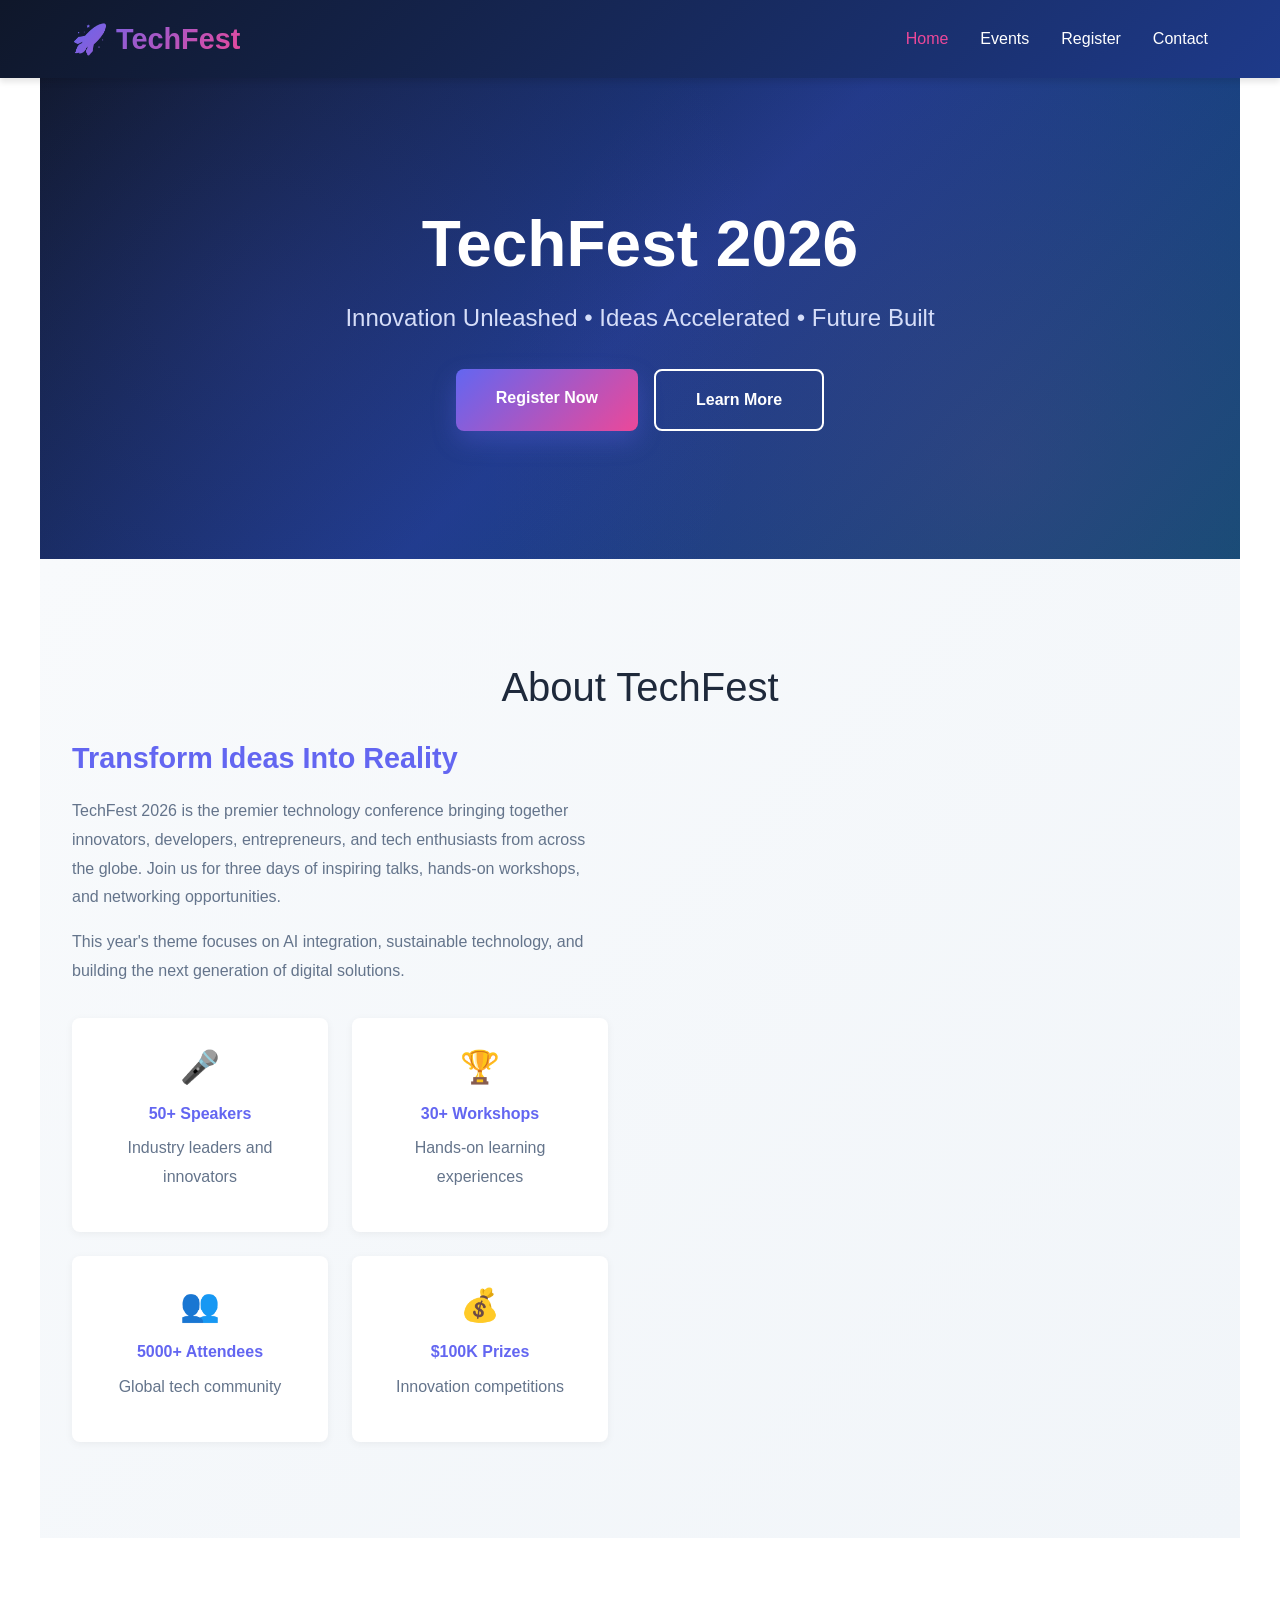
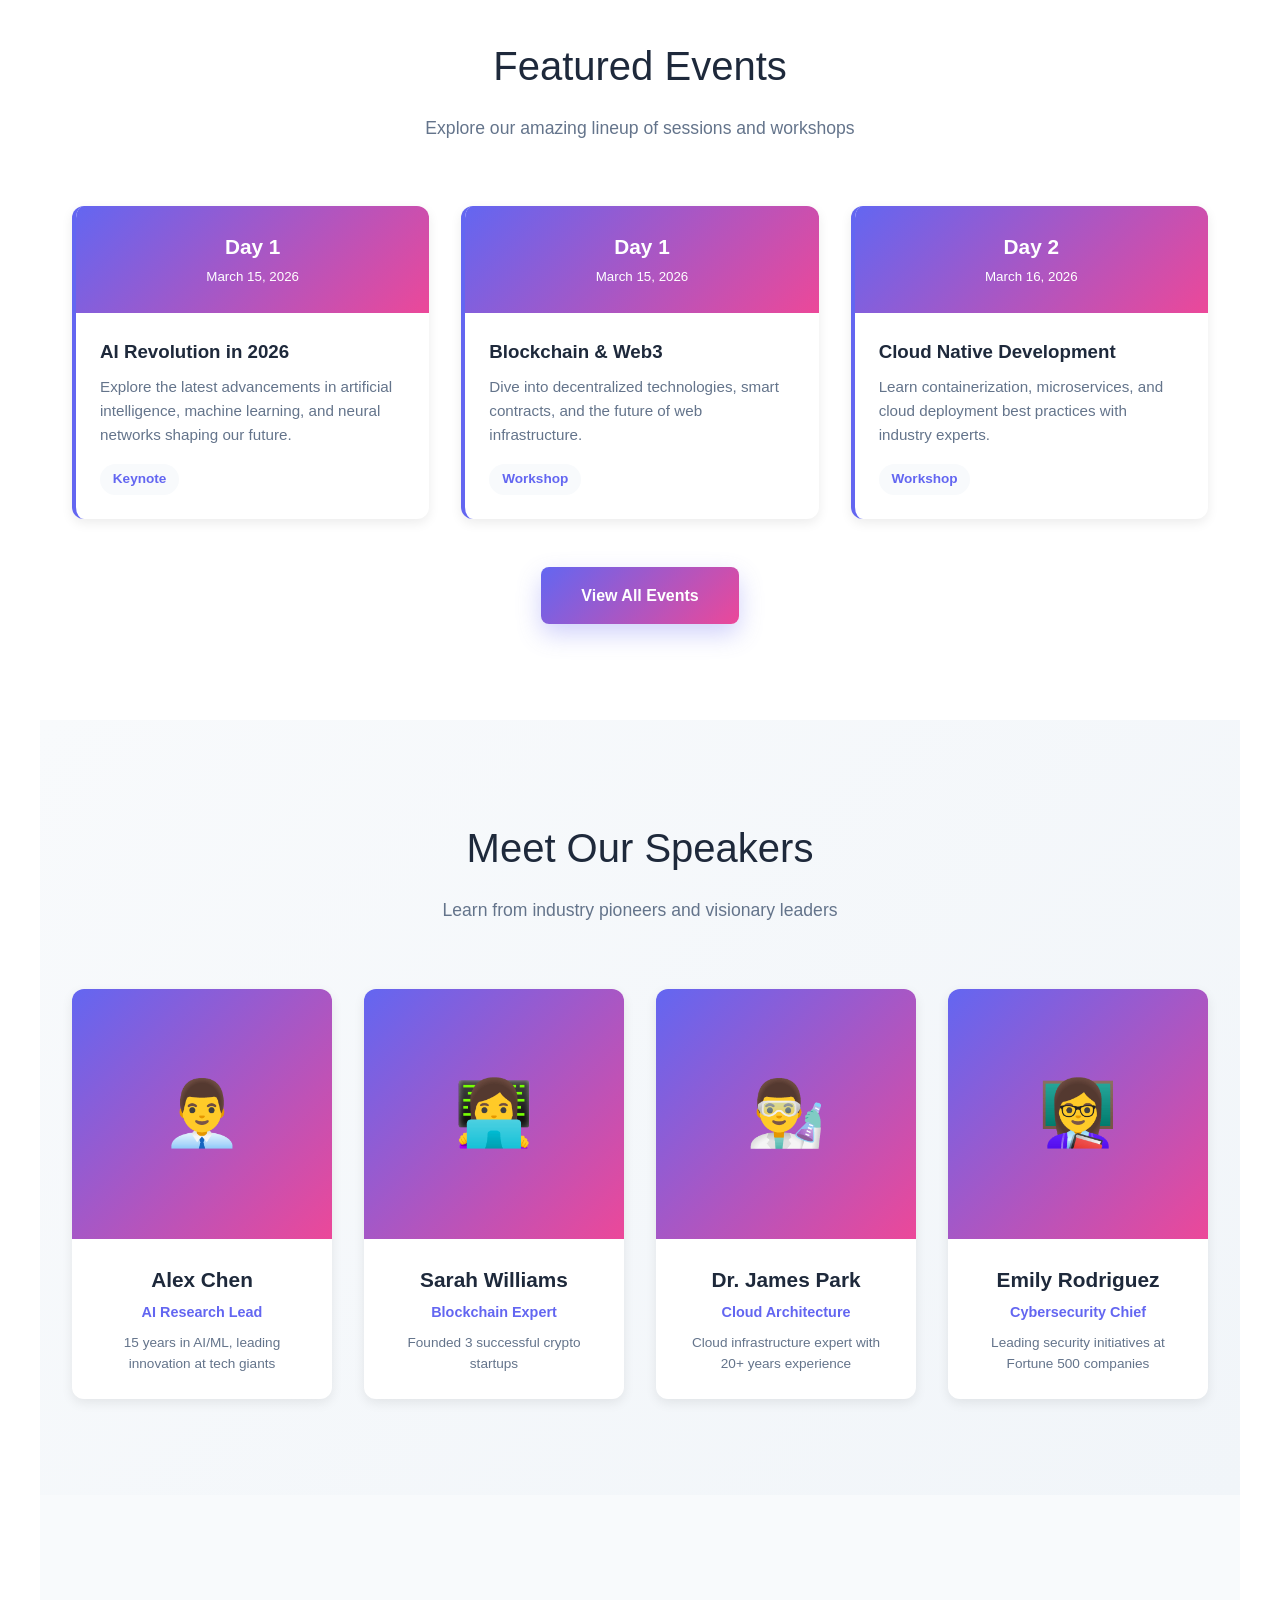
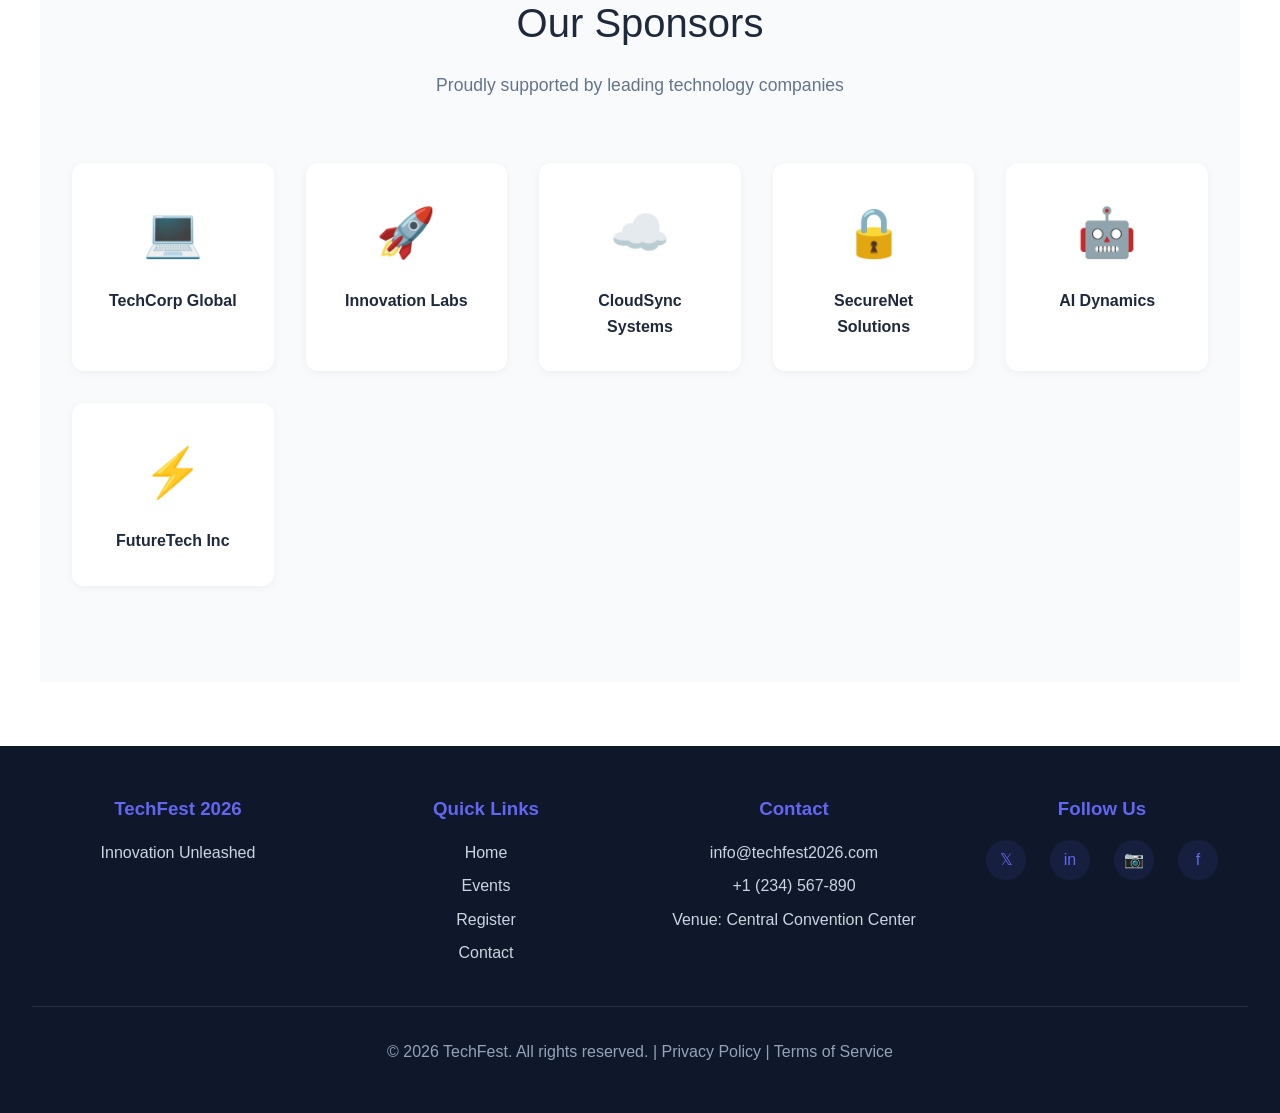
<file: TechFest2026/index.html>
<!DOCTYPE html>
<html lang="en">
<head>
    <meta charset="UTF-8">
    <meta name="viewport" content="width=device-width, initial-scale=1.0">
    <title>TechFest 2026 - Innovation Unleashed</title>
    <link rel="stylesheet" href="style.css">
</head>
<body>
    <!-- Navigation -->
    <nav>
        <div class="nav-container">
            <a href="index.html" class="logo">🚀 TechFest</a>
            <ul class="nav-links" id="navLinks">
                <li><a href="index.html">Home</a></li>
                <li><a href="events.html">Events</a></li>
                <li><a href="register.html">Register</a></li>
                <li><a href="contact.html">Contact</a></li>
            </ul>
            <button class="mobile-toggle" id="mobileToggle">☰</button>
        </div>
    </nav>

    <!-- Hero Section -->
    <section class="hero" id="home">
        <div class="hero-content">
            <h1>TechFest 2026</h1>
            <p class="hero-subtitle">Innovation Unleashed • Ideas Accelerated • Future Built</p>
            <div class="hero-buttons">
                <a href="register.html" class="btn btn-primary">Register Now</a>
                <a href="#about" class="btn btn-secondary">Learn More</a>
            </div>
        </div>
    </section>

    <!-- About Section -->
    <section class="about" id="about">
        <div class="section-title">About TechFest</div>
        <div class="about-content">
            <div class="about-text">
                <h3>Transform Ideas Into Reality</h3>
                <p>TechFest 2026 is the premier technology conference bringing together innovators, developers, entrepreneurs, and tech enthusiasts from across the globe. Join us for three days of inspiring talks, hands-on workshops, and networking opportunities.</p>
                <p>This year's theme focuses on AI integration, sustainable technology, and building the next generation of digital solutions.</p>
                <div class="about-features">
                    <div class="feature-card">
                        <div class="feature-icon">🎤</div>
                        <h4>50+ Speakers</h4>
                        <p>Industry leaders and innovators</p>
                    </div>
                    <div class="feature-card">
                        <div class="feature-icon">🏆</div>
                        <h4>30+ Workshops</h4>
                        <p>Hands-on learning experiences</p>
                    </div>
                    <div class="feature-card">
                        <div class="feature-icon">👥</div>
                        <h4>5000+ Attendees</h4>
                        <p>Global tech community</p>
                    </div>
                    <div class="feature-card">
                        <div class="feature-icon">💰</div>
                        <h4>$100K Prizes</h4>
                        <p>Innovation competitions</p>
                    </div>
                </div>
            </div>
        </div>
    </section>

    <!-- Quick Events Preview -->
    <section class="events-preview">
        <div class="section-title">Featured Events</div>
        <div class="section-subtitle">Explore our amazing lineup of sessions and workshops</div>
        <div class="events-grid">
            <div class="event-card">
                <div class="event-time">
                    <div class="event-time-display">Day 1</div>
                    <small>March 15, 2026</small>
                </div>
                <div class="event-content">
                    <h3>AI Revolution in 2026</h3>
                    <p>Explore the latest advancements in artificial intelligence, machine learning, and neural networks shaping our future.</p>
                    <span class="event-tag">Keynote</span>
                </div>
            </div>

            <div class="event-card">
                <div class="event-time">
                    <div class="event-time-display">Day 1</div>
                    <small>March 15, 2026</small>
                </div>
                <div class="event-content">
                    <h3>Blockchain & Web3</h3>
                    <p>Dive into decentralized technologies, smart contracts, and the future of web infrastructure.</p>
                    <span class="event-tag">Workshop</span>
                </div>
            </div>

            <div class="event-card">
                <div class="event-time">
                    <div class="event-time-display">Day 2</div>
                    <small>March 16, 2026</small>
                </div>
                <div class="event-content">
                    <h3>Cloud Native Development</h3>
                    <p>Learn containerization, microservices, and cloud deployment best practices with industry experts.</p>
                    <span class="event-tag">Workshop</span>
                </div>
            </div>
        </div>
        <div style="text-align: center; margin-top: 3rem;">
            <a href="events.html" class="btn btn-primary">View All Events</a>
        </div>
    </section>

    <!-- Speakers Section -->
    <section class="speakers">
        <div class="section-title">Meet Our Speakers</div>
        <div class="section-subtitle">Learn from industry pioneers and visionary leaders</div>
        <div class="speakers-grid">
            <div class="speaker-card">
                <div class="speaker-image">👨‍💼</div>
                <div class="speaker-info">
                    <div class="speaker-name">Alex Chen</div>
                    <div class="speaker-role">AI Research Lead</div>
                    <div class="speaker-bio">15 years in AI/ML, leading innovation at tech giants</div>
                </div>
            </div>

            <div class="speaker-card">
                <div class="speaker-image">👩‍💻</div>
                <div class="speaker-info">
                    <div class="speaker-name">Sarah Williams</div>
                    <div class="speaker-role">Blockchain Expert</div>
                    <div class="speaker-bio">Founded 3 successful crypto startups</div>
                </div>
            </div>

            <div class="speaker-card">
                <div class="speaker-image">👨‍🔬</div>
                <div class="speaker-info">
                    <div class="speaker-name">Dr. James Park</div>
                    <div class="speaker-role">Cloud Architecture</div>
                    <div class="speaker-bio">Cloud infrastructure expert with 20+ years experience</div>
                </div>
            </div>

            <div class="speaker-card">
                <div class="speaker-image">👩‍🏫</div>
                <div class="speaker-info">
                    <div class="speaker-name">Emily Rodriguez</div>
                    <div class="speaker-role">Cybersecurity Chief</div>
                    <div class="speaker-bio">Leading security initiatives at Fortune 500 companies</div>
                </div>
            </div>
        </div>
    </section>

    <!-- Sponsors Section -->
    <section class="sponsors">
        <div class="section-title">Our Sponsors</div>
        <div class="section-subtitle">Proudly supported by leading technology companies</div>
        <div class="sponsors-grid">
            <div class="sponsor-card">
                <div class="sponsor-logo">💻</div>
                <div class="sponsor-name">TechCorp Global</div>
            </div>
            <div class="sponsor-card">
                <div class="sponsor-logo">🚀</div>
                <div class="sponsor-name">Innovation Labs</div>
            </div>
            <div class="sponsor-card">
                <div class="sponsor-logo">☁️</div>
                <div class="sponsor-name">CloudSync Systems</div>
            </div>
            <div class="sponsor-card">
                <div class="sponsor-logo">🔒</div>
                <div class="sponsor-name">SecureNet Solutions</div>
            </div>
            <div class="sponsor-card">
                <div class="sponsor-logo">🤖</div>
                <div class="sponsor-name">AI Dynamics</div>
            </div>
            <div class="sponsor-card">
                <div class="sponsor-logo">⚡</div>
                <div class="sponsor-name">FutureTech Inc</div>
            </div>
        </div>
    </section>

    <!-- Footer -->
    <footer>
        <div class="footer-content">
            <div class="footer-section">
                <h3>TechFest 2026</h3>
                <p style="color: #cbd5e1;">Innovation Unleashed</p>
            </div>
            <div class="footer-section">
                <h3>Quick Links</h3>
                <a href="index.html">Home</a>
                <a href="events.html">Events</a>
                <a href="register.html">Register</a>
                <a href="contact.html">Contact</a>
            </div>
            <div class="footer-section">
                <h3>Contact</h3>
                <a href="mailto:info@techfest2026.com">info@techfest2026.com</a>
                <a href="tel:+1234567890">+1 (234) 567-890</a>
                <p style="color: #cbd5e1;">Venue: Central Convention Center</p>
            </div>
            <div class="footer-section">
                <h3>Follow Us</h3>
                <div class="social-links">
                    <a href="#" title="Twitter">𝕏</a>
                    <a href="#" title="LinkedIn">in</a>
                    <a href="#" title="Instagram">📷</a>
                    <a href="#" title="Facebook">f</a>
                </div>
            </div>
        </div>
        <div class="footer-bottom">
            <p>&copy; 2026 TechFest. All rights reserved. | Privacy Policy | Terms of Service</p>
        </div>
    </footer>

    <script src="script.js"></script>
</body>
</html>
</file>
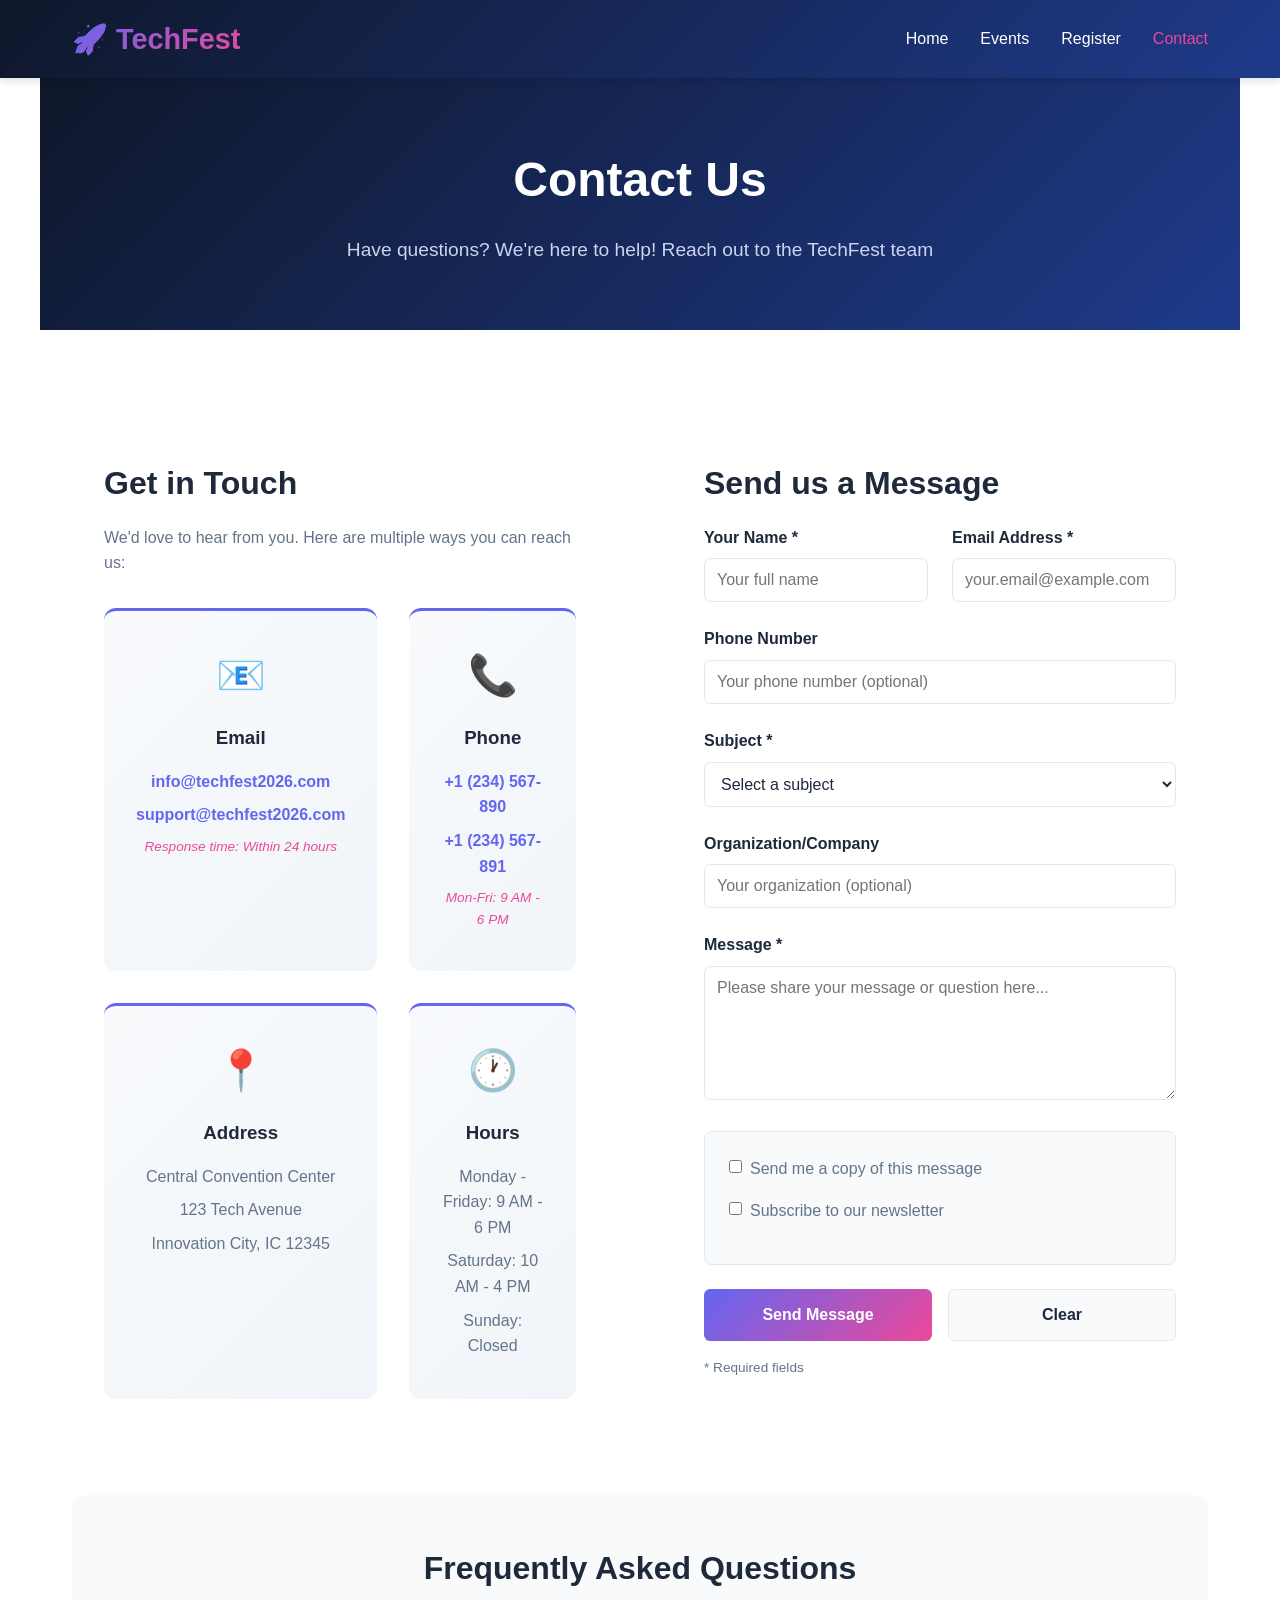
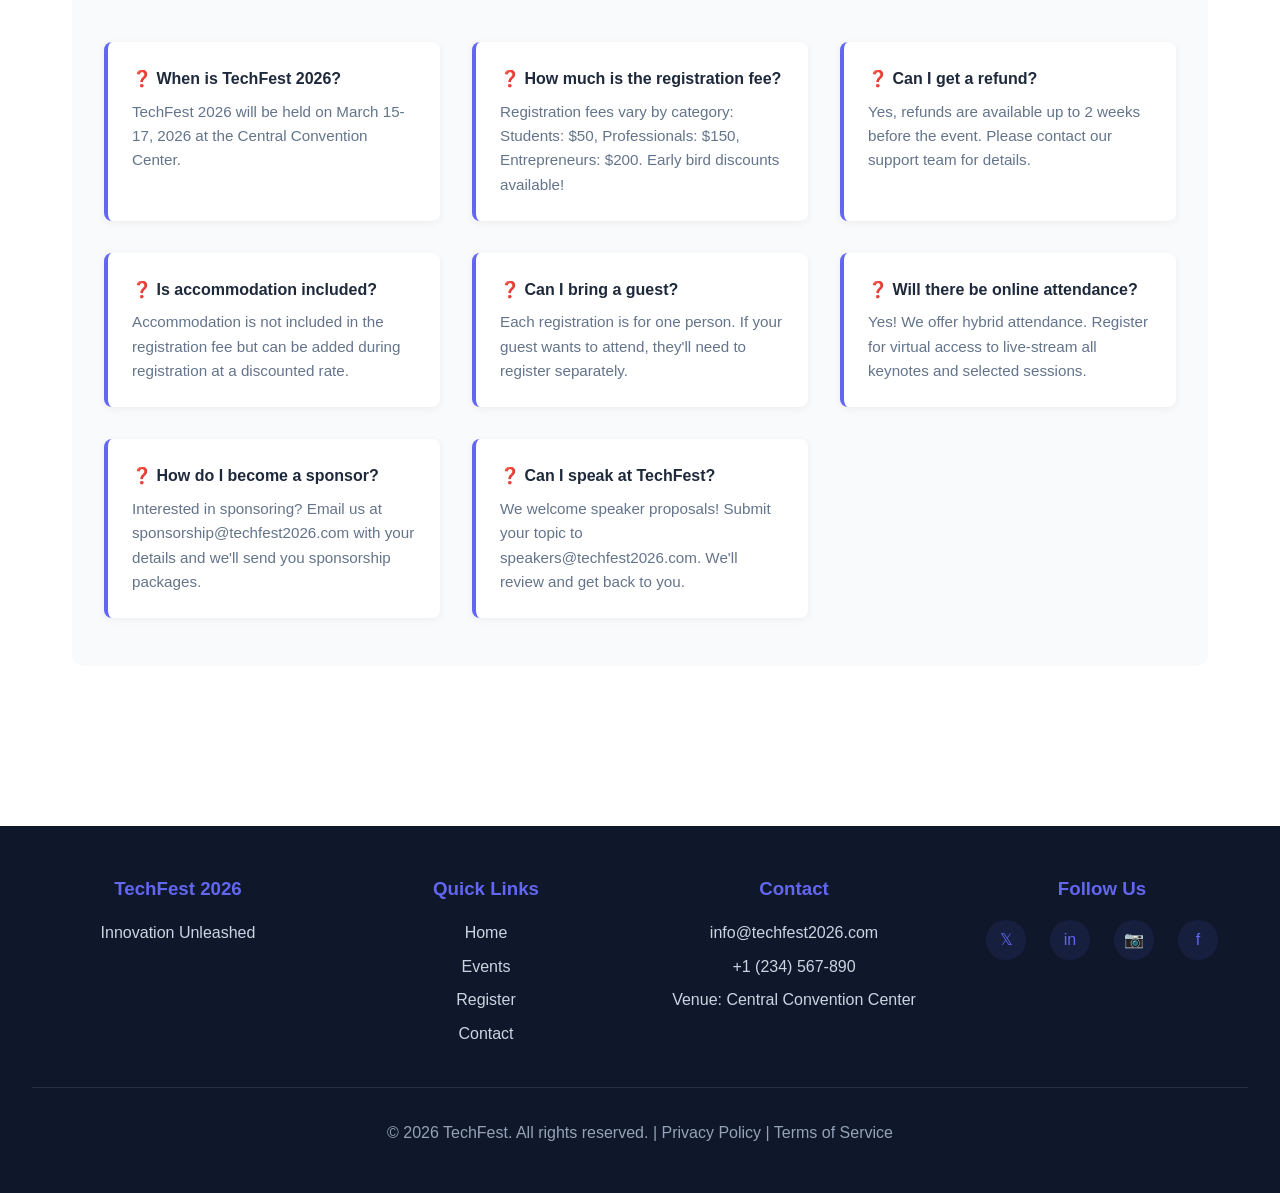
<file: TechFest2026/contact.html>
<!DOCTYPE html>
<html lang="en">
<head>
    <meta charset="UTF-8">
    <meta name="viewport" content="width=device-width, initial-scale=1.0">
    <title>Contact Us - TechFest 2026</title>
    <link rel="stylesheet" href="style.css">
</head>
<body>
    <!-- Navigation -->
    <nav>
        <div class="nav-container">
            <a href="index.html" class="logo">🚀 TechFest</a>
            <ul class="nav-links" id="navLinks">
                <li><a href="index.html">Home</a></li>
                <li><a href="events.html">Events</a></li>
                <li><a href="register.html">Register</a></li>
                <li><a href="contact.html">Contact</a></li>
            </ul>
            <button class="mobile-toggle" id="mobileToggle">☰</button>
        </div>
    </nav>

    <!-- Page Header -->
    <section class="page-header">
        <div class="page-header-content">
            <h1>Contact Us</h1>
            <p>Have questions? We're here to help! Reach out to the TechFest team</p>
        </div>
    </section>

    <!-- Contact Section -->
    <section class="contact-section">
        <div class="contact-container">
            <!-- Contact Information -->
            <div class="contact-info-box">
                <h2>Get in Touch</h2>
                <p>We'd love to hear from you. Here are multiple ways you can reach us:</p>

                <div class="contact-info-cards">
                    <div class="contact-card">
                        <div class="contact-icon">📧</div>
                        <h3>Email</h3>
                        <p><a href="mailto:info@techfest2026.com">info@techfest2026.com</a></p>
                        <p><a href="mailto:support@techfest2026.com">support@techfest2026.com</a></p>
                        <p class="response-time">Response time: Within 24 hours</p>
                    </div>

                    <div class="contact-card">
                        <div class="contact-icon">📞</div>
                        <h3>Phone</h3>
                        <p><a href="tel:+1234567890">+1 (234) 567-890</a></p>
                        <p><a href="tel:+1234567891">+1 (234) 567-891</a></p>
                        <p class="response-time">Mon-Fri: 9 AM - 6 PM</p>
                    </div>

                    <div class="contact-card">
                        <div class="contact-icon">📍</div>
                        <h3>Address</h3>
                        <p>Central Convention Center</p>
                        <p>123 Tech Avenue</p>
                        <p>Innovation City, IC 12345</p>
                    </div>

                    <div class="contact-card">
                        <div class="contact-icon">🕐</div>
                        <h3>Hours</h3>
                        <p>Monday - Friday: 9 AM - 6 PM</p>
                        <p>Saturday: 10 AM - 4 PM</p>
                        <p>Sunday: Closed</p>
                    </div>
                </div>
            </div>

            <!-- Contact Form -->
            <div class="contact-form-box">
                <h2>Send us a Message</h2>
                
                <div class="success-message" id="contactSuccessMessage">
                    ✓ Your message has been sent successfully! We'll get back to you soon.
                </div>

                <form id="contactForm">
                    <div class="form-row">
                        <div class="form-group">
                            <label for="contactName">Your Name *</label>
                            <input type="text" id="contactName" name="name" required placeholder="Your full name">
                        </div>

                        <div class="form-group">
                            <label for="contactEmail">Email Address *</label>
                            <input type="email" id="contactEmail" name="email" required placeholder="your.email@example.com">
                        </div>
                    </div>

                    <div class="form-group">
                        <label for="phone">Phone Number</label>
                        <input type="tel" id="phone" name="phone" placeholder="Your phone number (optional)">
                    </div>

                    <div class="form-group">
                        <label for="subject">Subject *</label>
                        <select id="subject" name="subject" required>
                            <option value="">Select a subject</option>
                            <option value="general">General Inquiry</option>
                            <option value="registration">Registration Help</option>
                            <option value="event">Event Information</option>
                            <option value="sponsorship">Sponsorship Opportunities</option>
                            <option value="speaker">Speaking Opportunities</option>
                            <option value="technical">Technical Support</option>
                            <option value="other">Other</option>
                        </select>
                    </div>

                    <div class="form-group">
                        <label for="organization">Organization/Company</label>
                        <input type="text" id="organization" name="organization" placeholder="Your organization (optional)">
                    </div>

                    <div class="form-group">
                        <label for="message">Message *</label>
                        <textarea id="message" name="message" rows="6" required placeholder="Please share your message or question here..."></textarea>
                    </div>

                    <div class="checkbox-group-full">
                        <label class="checkbox-label">
                            <input type="checkbox" id="copy" name="copy">
                            <span>Send me a copy of this message</span>
                        </label>

                        <label class="checkbox-label">
                            <input type="checkbox" id="subscribe" name="subscribe">
                            <span>Subscribe to our newsletter</span>
                        </label>
                    </div>

                    <div class="form-buttons">
                        <button type="submit" class="form-button">Send Message</button>
                        <button type="reset" class="form-button-secondary">Clear</button>
                    </div>

                    <p class="form-note">* Required fields</p>
                </form>
            </div>
        </div>

        <!-- FAQ Section -->
        <div class="faq-section">
            <h2>Frequently Asked Questions</h2>
            <div class="faq-grid">
                <div class="faq-item">
                    <h3>❓ When is TechFest 2026?</h3>
                    <p>TechFest 2026 will be held on March 15-17, 2026 at the Central Convention Center.</p>
                </div>

                <div class="faq-item">
                    <h3>❓ How much is the registration fee?</h3>
                    <p>Registration fees vary by category: Students: $50, Professionals: $150, Entrepreneurs: $200. Early bird discounts available!</p>
                </div>

                <div class="faq-item">
                    <h3>❓ Can I get a refund?</h3>
                    <p>Yes, refunds are available up to 2 weeks before the event. Please contact our support team for details.</p>
                </div>

                <div class="faq-item">
                    <h3>❓ Is accommodation included?</h3>
                    <p>Accommodation is not included in the registration fee but can be added during registration at a discounted rate.</p>
                </div>

                <div class="faq-item">
                    <h3>❓ Can I bring a guest?</h3>
                    <p>Each registration is for one person. If your guest wants to attend, they'll need to register separately.</p>
                </div>

                <div class="faq-item">
                    <h3>❓ Will there be online attendance?</h3>
                    <p>Yes! We offer hybrid attendance. Register for virtual access to live-stream all keynotes and selected sessions.</p>
                </div>

                <div class="faq-item">
                    <h3>❓ How do I become a sponsor?</h3>
                    <p>Interested in sponsoring? Email us at sponsorship@techfest2026.com with your details and we'll send you sponsorship packages.</p>
                </div>

                <div class="faq-item">
                    <h3>❓ Can I speak at TechFest?</h3>
                    <p>We welcome speaker proposals! Submit your topic to speakers@techfest2026.com. We'll review and get back to you.</p>
                </div>
            </div>
        </div>
    </section>

    <!-- Footer -->
    <footer>
        <div class="footer-content">
            <div class="footer-section">
                <h3>TechFest 2026</h3>
                <p style="color: #cbd5e1;">Innovation Unleashed</p>
            </div>
            <div class="footer-section">
                <h3>Quick Links</h3>
                <a href="index.html">Home</a>
                <a href="events.html">Events</a>
                <a href="register.html">Register</a>
                <a href="contact.html">Contact</a>
            </div>
            <div class="footer-section">
                <h3>Contact</h3>
                <a href="mailto:info@techfest2026.com">info@techfest2026.com</a>
                <a href="tel:+1234567890">+1 (234) 567-890</a>
                <p style="color: #cbd5e1;">Venue: Central Convention Center</p>
            </div>
            <div class="footer-section">
                <h3>Follow Us</h3>
                <div class="social-links">
                    <a href="#" title="Twitter">𝕏</a>
                    <a href="#" title="LinkedIn">in</a>
                    <a href="#" title="Instagram">📷</a>
                    <a href="#" title="Facebook">f</a>
                </div>
            </div>
        </div>
        <div class="footer-bottom">
            <p>&copy; 2026 TechFest. All rights reserved. | Privacy Policy | Terms of Service</p>
        </div>
    </footer>

    <script src="script.js"></script>
</body>
</html>
</file>
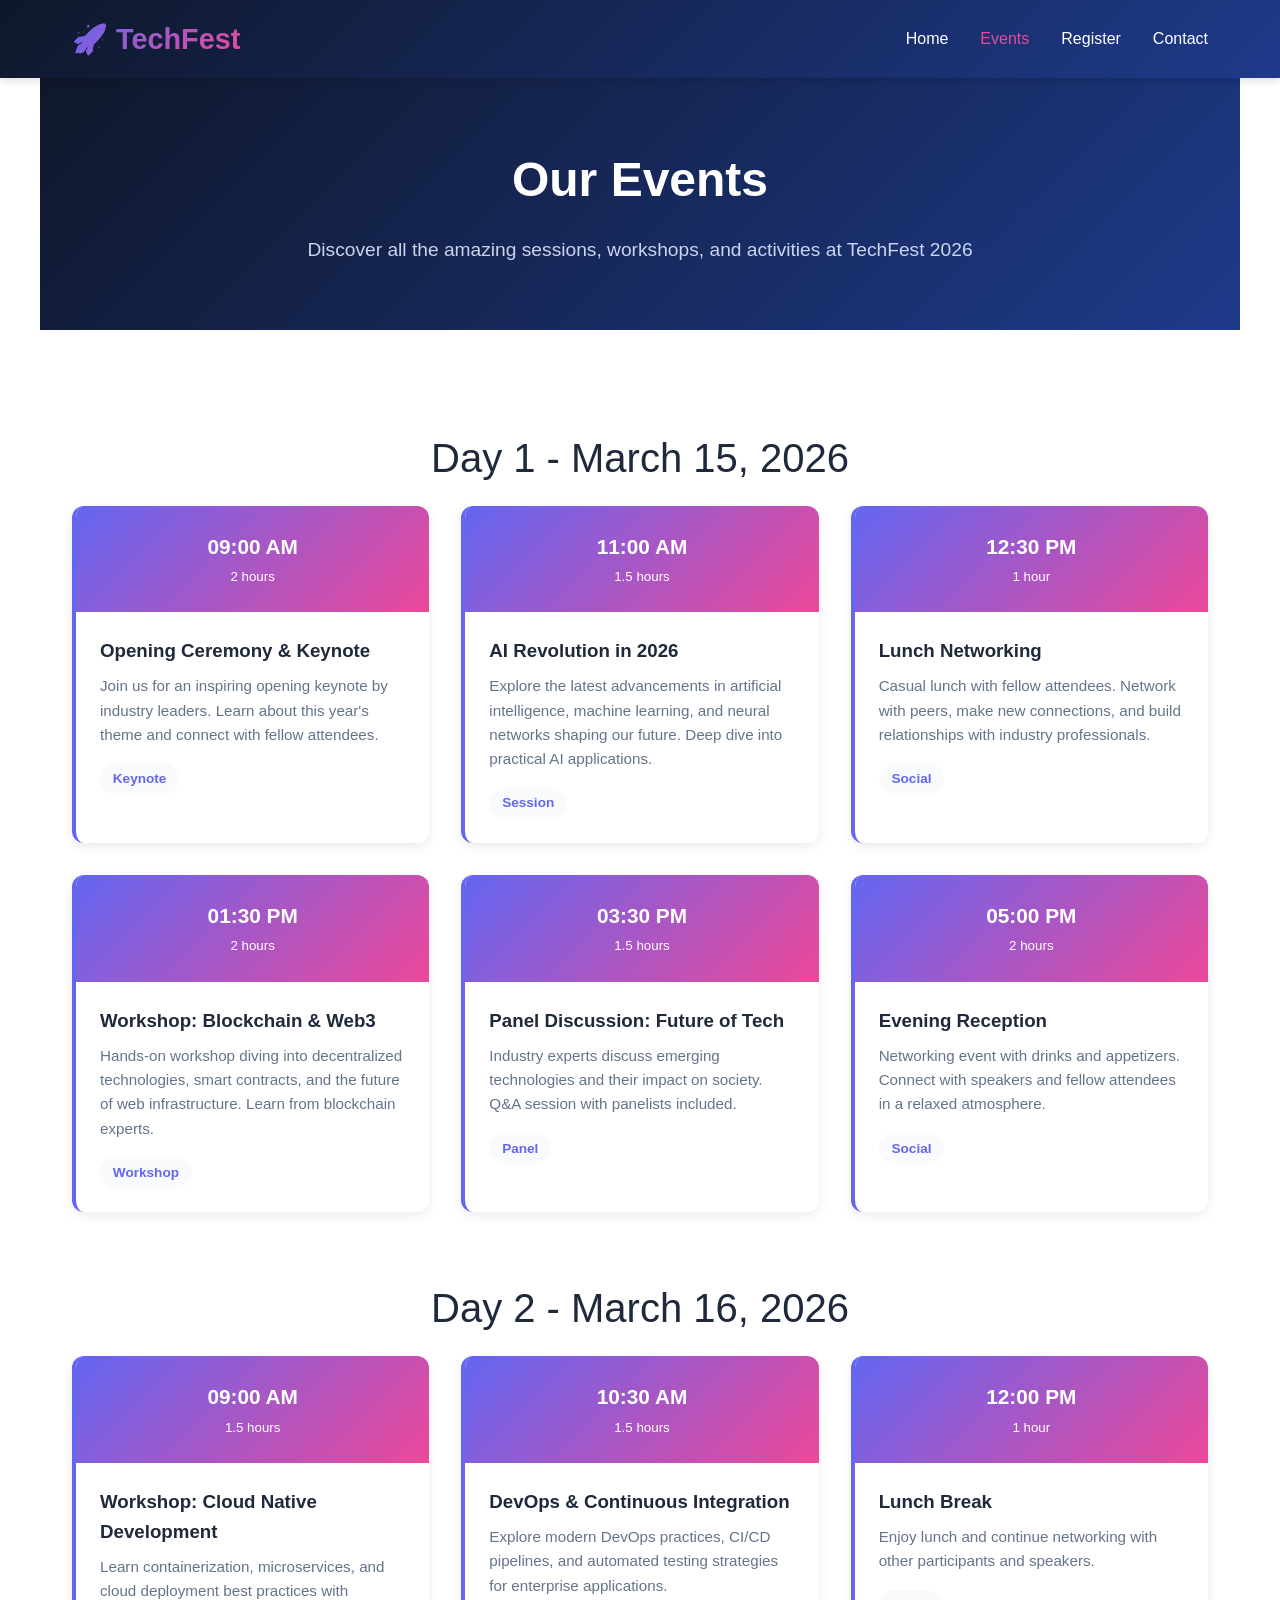
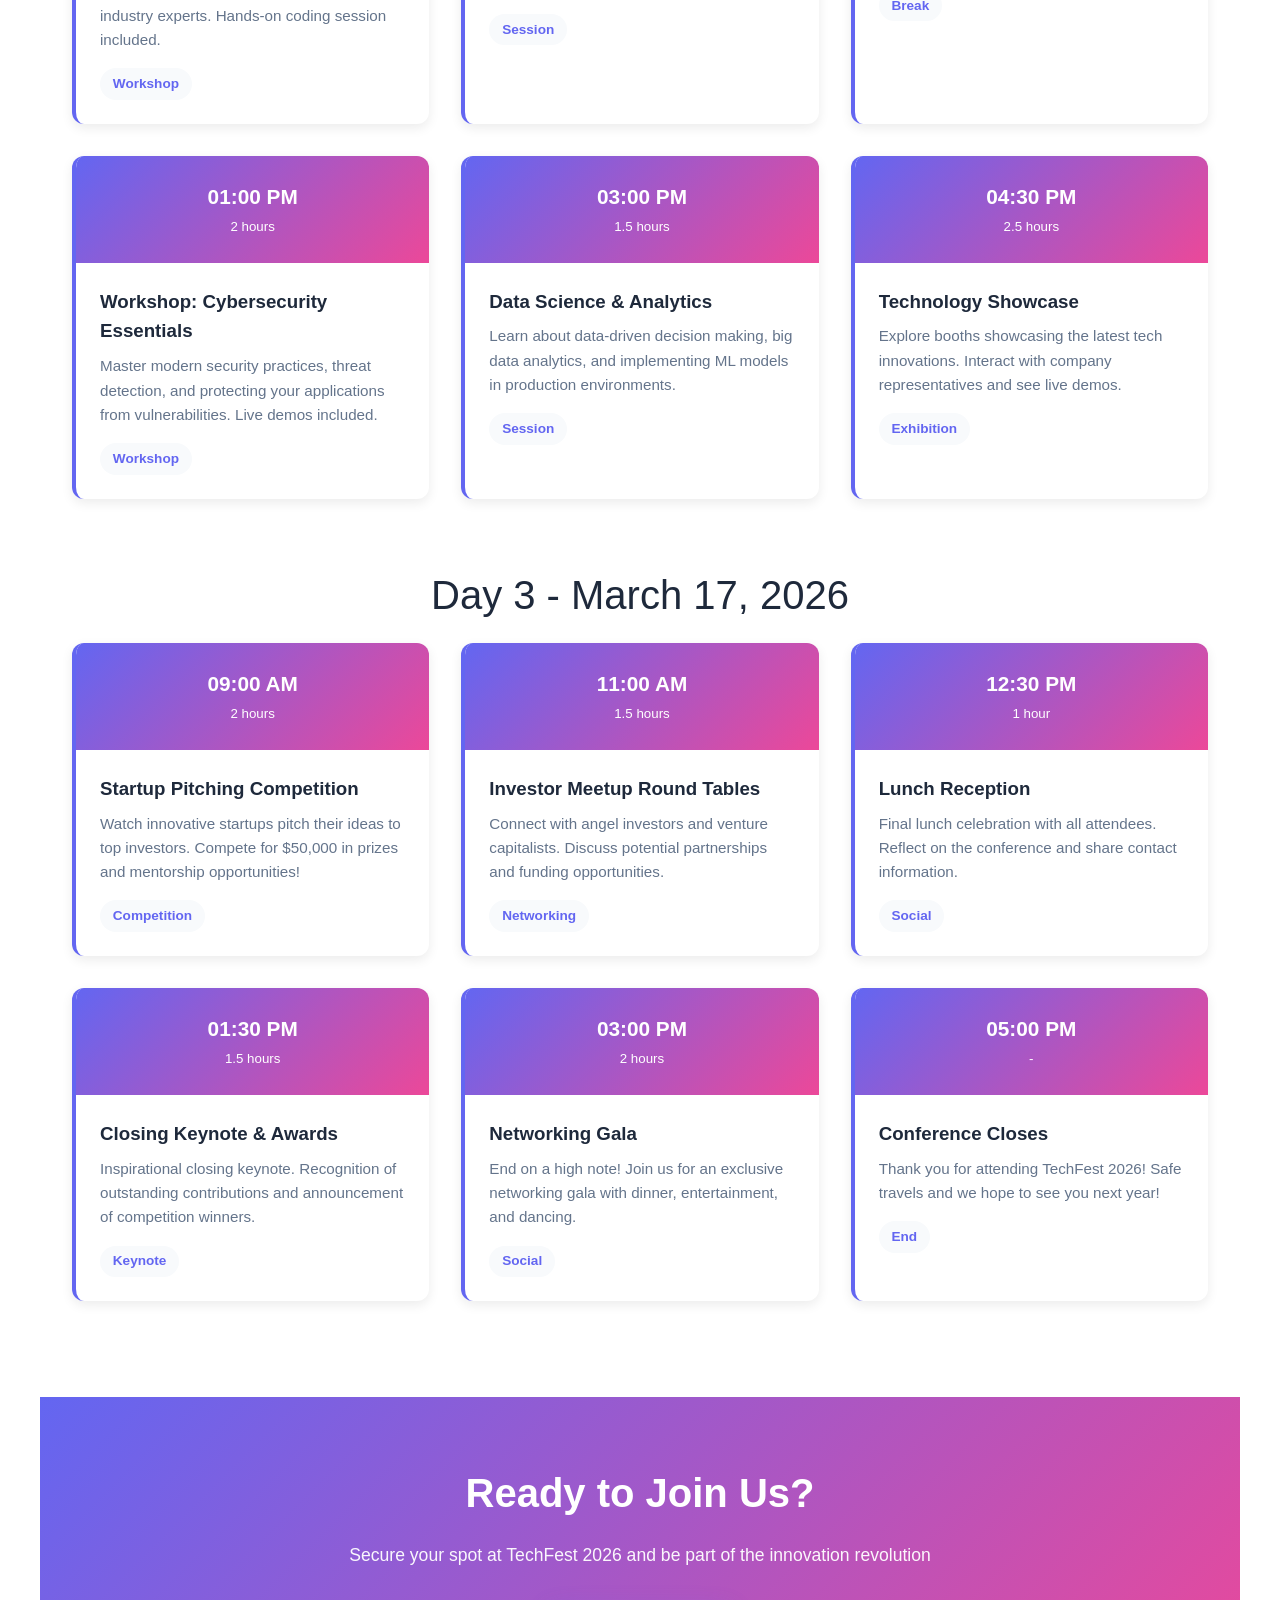
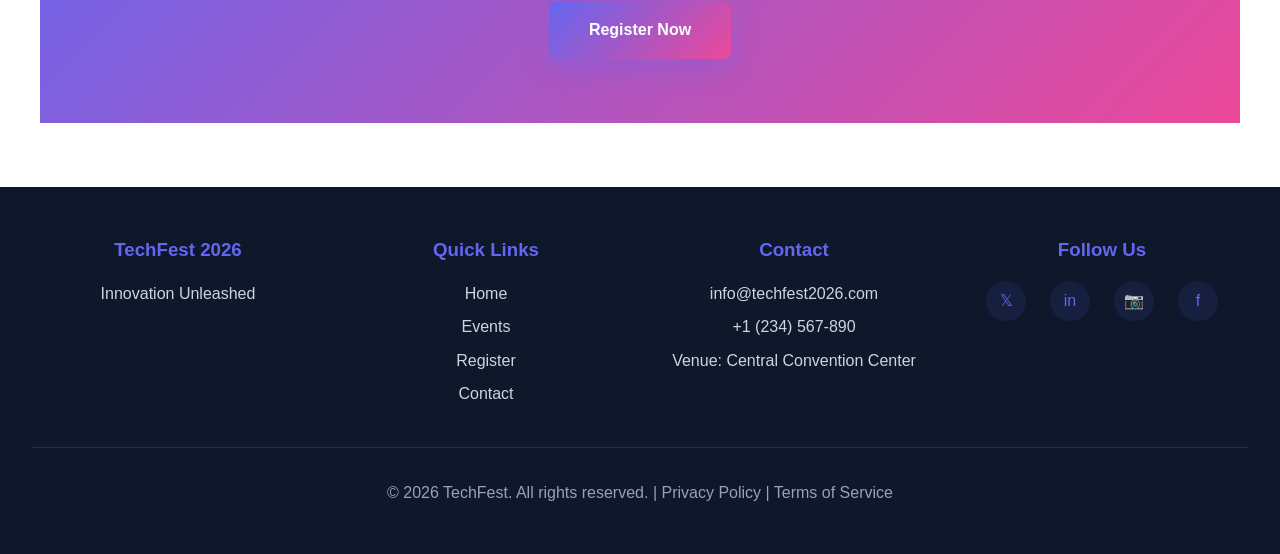
<file: TechFest2026/events.html>
<!DOCTYPE html>
<html lang="en">
<head>
    <meta charset="UTF-8">
    <meta name="viewport" content="width=device-width, initial-scale=1.0">
    <title>Events - TechFest 2026</title>
    <link rel="stylesheet" href="style.css">
</head>
<body>
    <!-- Navigation -->
    <nav>
        <div class="nav-container">
            <a href="index.html" class="logo">🚀 TechFest</a>
            <ul class="nav-links" id="navLinks">
                <li><a href="index.html">Home</a></li>
                <li><a href="events.html">Events</a></li>
                <li><a href="register.html">Register</a></li>
                <li><a href="contact.html">Contact</a></li>
            </ul>
            <button class="mobile-toggle" id="mobileToggle">☰</button>
        </div>
    </nav>

    <!-- Page Header -->
    <section class="page-header">
        <div class="page-header-content">
            <h1>Our Events</h1>
            <p>Discover all the amazing sessions, workshops, and activities at TechFest 2026</p>
        </div>
    </section>

    <!-- Events Section -->
    <section class="events-full">
        <div class="section-title">Day 1 - March 15, 2026</div>
        <div class="events-grid">
            <div class="event-card">
                <div class="event-time">
                    <div class="event-time-display">09:00 AM</div>
                    <small>2 hours</small>
                </div>
                <div class="event-content">
                    <h3>Opening Ceremony & Keynote</h3>
                    <p>Join us for an inspiring opening keynote by industry leaders. Learn about this year's theme and connect with fellow attendees.</p>
                    <span class="event-tag">Keynote</span>
                </div>
            </div>

            <div class="event-card">
                <div class="event-time">
                    <div class="event-time-display">11:00 AM</div>
                    <small>1.5 hours</small>
                </div>
                <div class="event-content">
                    <h3>AI Revolution in 2026</h3>
                    <p>Explore the latest advancements in artificial intelligence, machine learning, and neural networks shaping our future. Deep dive into practical AI applications.</p>
                    <span class="event-tag">Session</span>
                </div>
            </div>

            <div class="event-card">
                <div class="event-time">
                    <div class="event-time-display">12:30 PM</div>
                    <small>1 hour</small>
                </div>
                <div class="event-content">
                    <h3>Lunch Networking</h3>
                    <p>Casual lunch with fellow attendees. Network with peers, make new connections, and build relationships with industry professionals.</p>
                    <span class="event-tag">Social</span>
                </div>
            </div>

            <div class="event-card">
                <div class="event-time">
                    <div class="event-time-display">01:30 PM</div>
                    <small>2 hours</small>
                </div>
                <div class="event-content">
                    <h3>Workshop: Blockchain & Web3</h3>
                    <p>Hands-on workshop diving into decentralized technologies, smart contracts, and the future of web infrastructure. Learn from blockchain experts.</p>
                    <span class="event-tag">Workshop</span>
                </div>
            </div>

            <div class="event-card">
                <div class="event-time">
                    <div class="event-time-display">03:30 PM</div>
                    <small>1.5 hours</small>
                </div>
                <div class="event-content">
                    <h3>Panel Discussion: Future of Tech</h3>
                    <p>Industry experts discuss emerging technologies and their impact on society. Q&A session with panelists included.</p>
                    <span class="event-tag">Panel</span>
                </div>
            </div>

            <div class="event-card">
                <div class="event-time">
                    <div class="event-time-display">05:00 PM</div>
                    <small>2 hours</small>
                </div>
                <div class="event-content">
                    <h3>Evening Reception</h3>
                    <p>Networking event with drinks and appetizers. Connect with speakers and fellow attendees in a relaxed atmosphere.</p>
                    <span class="event-tag">Social</span>
                </div>
            </div>
        </div>

        <!-- Day 2 -->
        <div class="section-title" style="margin-top: 4rem;">Day 2 - March 16, 2026</div>
        <div class="events-grid">
            <div class="event-card">
                <div class="event-time">
                    <div class="event-time-display">09:00 AM</div>
                    <small>1.5 hours</small>
                </div>
                <div class="event-content">
                    <h3>Workshop: Cloud Native Development</h3>
                    <p>Learn containerization, microservices, and cloud deployment best practices with industry experts. Hands-on coding session included.</p>
                    <span class="event-tag">Workshop</span>
                </div>
            </div>

            <div class="event-card">
                <div class="event-time">
                    <div class="event-time-display">10:30 AM</div>
                    <small>1.5 hours</small>
                </div>
                <div class="event-content">
                    <h3>DevOps & Continuous Integration</h3>
                    <p>Explore modern DevOps practices, CI/CD pipelines, and automated testing strategies for enterprise applications.</p>
                    <span class="event-tag">Session</span>
                </div>
            </div>

            <div class="event-card">
                <div class="event-time">
                    <div class="event-time-display">12:00 PM</div>
                    <small>1 hour</small>
                </div>
                <div class="event-content">
                    <h3>Lunch Break</h3>
                    <p>Enjoy lunch and continue networking with other participants and speakers.</p>
                    <span class="event-tag">Break</span>
                </div>
            </div>

            <div class="event-card">
                <div class="event-time">
                    <div class="event-time-display">01:00 PM</div>
                    <small>2 hours</small>
                </div>
                <div class="event-content">
                    <h3>Workshop: Cybersecurity Essentials</h3>
                    <p>Master modern security practices, threat detection, and protecting your applications from vulnerabilities. Live demos included.</p>
                    <span class="event-tag">Workshop</span>
                </div>
            </div>

            <div class="event-card">
                <div class="event-time">
                    <div class="event-time-display">03:00 PM</div>
                    <small>1.5 hours</small>
                </div>
                <div class="event-content">
                    <h3>Data Science & Analytics</h3>
                    <p>Learn about data-driven decision making, big data analytics, and implementing ML models in production environments.</p>
                    <span class="event-tag">Session</span>
                </div>
            </div>

            <div class="event-card">
                <div class="event-time">
                    <div class="event-time-display">04:30 PM</div>
                    <small>2.5 hours</small>
                </div>
                <div class="event-content">
                    <h3>Technology Showcase</h3>
                    <p>Explore booths showcasing the latest tech innovations. Interact with company representatives and see live demos.</p>
                    <span class="event-tag">Exhibition</span>
                </div>
            </div>
        </div>

        <!-- Day 3 -->
        <div class="section-title" style="margin-top: 4rem;">Day 3 - March 17, 2026</div>
        <div class="events-grid">
            <div class="event-card">
                <div class="event-time">
                    <div class="event-time-display">09:00 AM</div>
                    <small>2 hours</small>
                </div>
                <div class="event-content">
                    <h3>Startup Pitching Competition</h3>
                    <p>Watch innovative startups pitch their ideas to top investors. Compete for $50,000 in prizes and mentorship opportunities!</p>
                    <span class="event-tag">Competition</span>
                </div>
            </div>

            <div class="event-card">
                <div class="event-time">
                    <div class="event-time-display">11:00 AM</div>
                    <small>1.5 hours</small>
                </div>
                <div class="event-content">
                    <h3>Investor Meetup Round Tables</h3>
                    <p>Connect with angel investors and venture capitalists. Discuss potential partnerships and funding opportunities.</p>
                    <span class="event-tag">Networking</span>
                </div>
            </div>

            <div class="event-card">
                <div class="event-time">
                    <div class="event-time-display">12:30 PM</div>
                    <small>1 hour</small>
                </div>
                <div class="event-content">
                    <h3>Lunch Reception</h3>
                    <p>Final lunch celebration with all attendees. Reflect on the conference and share contact information.</p>
                    <span class="event-tag">Social</span>
                </div>
            </div>

            <div class="event-card">
                <div class="event-time">
                    <div class="event-time-display">01:30 PM</div>
                    <small>1.5 hours</small>
                </div>
                <div class="event-content">
                    <h3>Closing Keynote & Awards</h3>
                    <p>Inspirational closing keynote. Recognition of outstanding contributions and announcement of competition winners.</p>
                    <span class="event-tag">Keynote</span>
                </div>
            </div>

            <div class="event-card">
                <div class="event-time">
                    <div class="event-time-display">03:00 PM</div>
                    <small>2 hours</small>
                </div>
                <div class="event-content">
                    <h3>Networking Gala</h3>
                    <p>End on a high note! Join us for an exclusive networking gala with dinner, entertainment, and dancing.</p>
                    <span class="event-tag">Social</span>
                </div>
            </div>

            <div class="event-card">
                <div class="event-time">
                    <div class="event-time-display">05:00 PM</div>
                    <small>-</small>
                </div>
                <div class="event-content">
                    <h3>Conference Closes</h3>
                    <p>Thank you for attending TechFest 2026! Safe travels and we hope to see you next year!</p>
                    <span class="event-tag">End</span>
                </div>
            </div>
        </div>
    </section>

    <!-- Call to Action -->
    <section class="cta-section">
        <div class="cta-content">
            <h2>Ready to Join Us?</h2>
            <p>Secure your spot at TechFest 2026 and be part of the innovation revolution</p>
            <a href="register.html" class="btn btn-primary">Register Now</a>
        </div>
    </section>

    <!-- Footer -->
    <footer>
        <div class="footer-content">
            <div class="footer-section">
                <h3>TechFest 2026</h3>
                <p style="color: #cbd5e1;">Innovation Unleashed</p>
            </div>
            <div class="footer-section">
                <h3>Quick Links</h3>
                <a href="index.html">Home</a>
                <a href="events.html">Events</a>
                <a href="register.html">Register</a>
                <a href="contact.html">Contact</a>
            </div>
            <div class="footer-section">
                <h3>Contact</h3>
                <a href="mailto:info@techfest2026.com">info@techfest2026.com</a>
                <a href="tel:+1234567890">+1 (234) 567-890</a>
                <p style="color: #cbd5e1;">Venue: Central Convention Center</p>
            </div>
            <div class="footer-section">
                <h3>Follow Us</h3>
                <div class="social-links">
                    <a href="#" title="Twitter">𝕏</a>
                    <a href="#" title="LinkedIn">in</a>
                    <a href="#" title="Instagram">📷</a>
                    <a href="#" title="Facebook">f</a>
                </div>
            </div>
        </div>
        <div class="footer-bottom">
            <p>&copy; 2026 TechFest. All rights reserved. | Privacy Policy | Terms of Service</p>
        </div>
    </footer>

    <script src="script.js"></script>
</body>
</html>
</file>
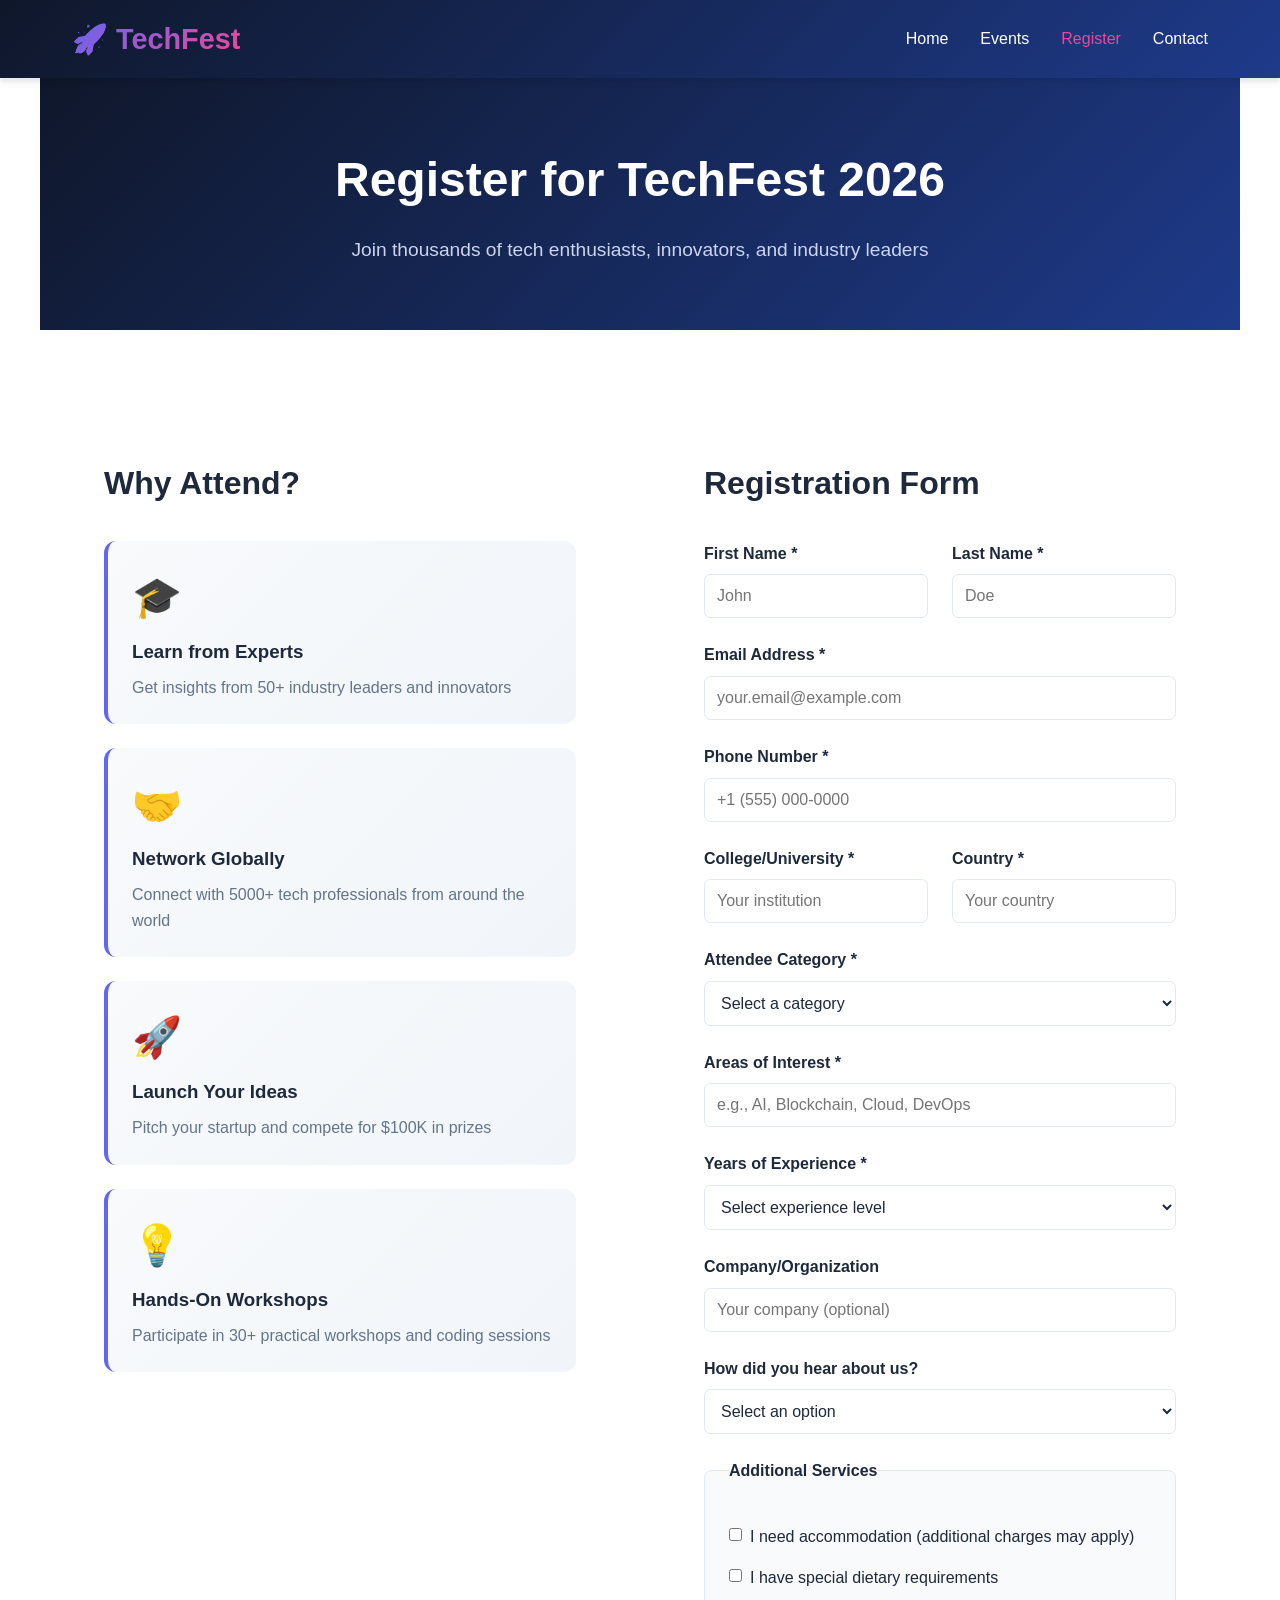
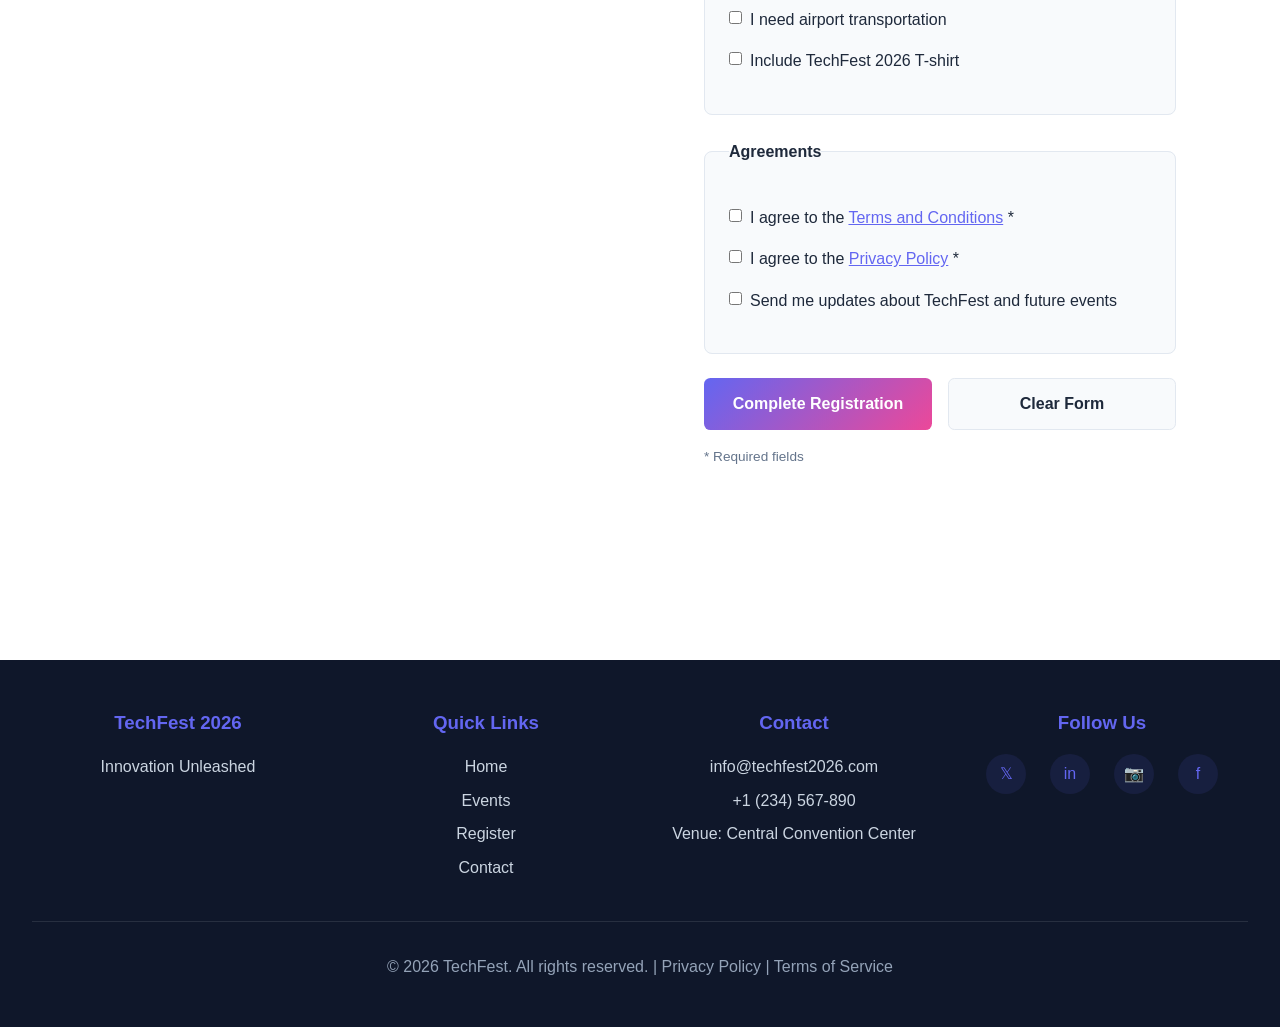
<file: TechFest2026/register.html>
<!DOCTYPE html>
<html lang="en">
<head>
    <meta charset="UTF-8">
    <meta name="viewport" content="width=device-width, initial-scale=1.0">
    <title>Register - TechFest 2026</title>
    <link rel="stylesheet" href="style.css">
</head>
<body>
    <!-- Navigation -->
    <nav>
        <div class="nav-container">
            <a href="index.html" class="logo">🚀 TechFest</a>
            <ul class="nav-links" id="navLinks">
                <li><a href="index.html">Home</a></li>
                <li><a href="events.html">Events</a></li>
                <li><a href="register.html">Register</a></li>
                <li><a href="contact.html">Contact</a></li>
            </ul>
            <button class="mobile-toggle" id="mobileToggle">☰</button>
        </div>
    </nav>

    <!-- Page Header -->
    <section class="page-header">
        <div class="page-header-content">
            <h1>Register for TechFest 2026</h1>
            <p>Join thousands of tech enthusiasts, innovators, and industry leaders</p>
        </div>
    </section>

    <!-- Registration Section -->
    <section class="registration-page">
        <div class="registration-container">
            <div class="registration-info">
                <h2>Why Attend?</h2>
                <div class="info-card">
                    <div class="info-icon">🎓</div>
                    <h3>Learn from Experts</h3>
                    <p>Get insights from 50+ industry leaders and innovators</p>
                </div>

                <div class="info-card">
                    <div class="info-icon">🤝</div>
                    <h3>Network Globally</h3>
                    <p>Connect with 5000+ tech professionals from around the world</p>
                </div>

                <div class="info-card">
                    <div class="info-icon">🚀</div>
                    <h3>Launch Your Ideas</h3>
                    <p>Pitch your startup and compete for $100K in prizes</p>
                </div>

                <div class="info-card">
                    <div class="info-icon">💡</div>
                    <h3>Hands-On Workshops</h3>
                    <p>Participate in 30+ practical workshops and coding sessions</p>
                </div>
            </div>

            <div class="registration-form-container">
                <h2>Registration Form</h2>
                <div class="success-message" id="successMessage">
                    ✓ Registration successful! Check your email for confirmation details.
                </div>

                <form id="registrationForm">
                    <div class="form-row">
                        <div class="form-group">
                            <label for="firstName">First Name *</label>
                            <input type="text" id="firstName" name="firstName" required placeholder="John">
                        </div>

                        <div class="form-group">
                            <label for="lastName">Last Name *</label>
                            <input type="text" id="lastName" name="lastName" required placeholder="Doe">
                        </div>
                    </div>

                    <div class="form-group">
                        <label for="email">Email Address *</label>
                        <input type="email" id="email" name="email" required placeholder="your.email@example.com">
                    </div>

                    <div class="form-group">
                        <label for="phone">Phone Number *</label>
                        <input type="tel" id="phone" name="phone" required placeholder="+1 (555) 000-0000">
                    </div>

                    <div class="form-row">
                        <div class="form-group">
                            <label for="college">College/University *</label>
                            <input type="text" id="college" name="college" required placeholder="Your institution">
                        </div>

                        <div class="form-group">
                            <label for="country">Country *</label>
                            <input type="text" id="country" name="country" required placeholder="Your country">
                        </div>
                    </div>

                    <div class="form-group">
                        <label for="category">Attendee Category *</label>
                        <select id="category" name="category" required>
                            <option value="">Select a category</option>
                            <option value="student">Student</option>
                            <option value="professional">Professional</option>
                            <option value="entrepreneur">Entrepreneur</option>
                            <option value="educator">Educator</option>
                            <option value="investor">Investor</option>
                        </select>
                    </div>

                    <div class="form-group">
                        <label for="interests">Areas of Interest *</label>
                        <input type="text" id="interests" name="interests" required placeholder="e.g., AI, Blockchain, Cloud, DevOps">
                    </div>

                    <div class="form-group">
                        <label for="experience">Years of Experience *</label>
                        <select id="experience" name="experience" required>
                            <option value="">Select experience level</option>
                            <option value="0-1">0-1 years</option>
                            <option value="1-3">1-3 years</option>
                            <option value="3-5">3-5 years</option>
                            <option value="5-10">5-10 years</option>
                            <option value="10+">10+ years</option>
                        </select>
                    </div>

                    <div class="form-group">
                        <label for="company">Company/Organization</label>
                        <input type="text" id="company" name="company" placeholder="Your company (optional)">
                    </div>

                    <div class="form-group">
                        <label for="referral">How did you hear about us?</label>
                        <select id="referral" name="referral">
                            <option value="">Select an option</option>
                            <option value="social-media">Social Media</option>
                            <option value="friends">Friends/Colleagues</option>
                            <option value="website">Website</option>
                            <option value="email">Email Newsletter</option>
                            <option value="other">Other</option>
                        </select>
                    </div>

                    <fieldset class="checkbox-group-full">
                        <legend>Additional Services</legend>
                        <label class="checkbox-label">
                            <input type="checkbox" name="accommodation">
                            <span>I need accommodation (additional charges may apply)</span>
                        </label>

                        <label class="checkbox-label">
                            <input type="checkbox" name="dietary">
                            <span>I have special dietary requirements</span>
                        </label>

                        <label class="checkbox-label">
                            <input type="checkbox" name="transportation">
                            <span>I need airport transportation</span>
                        </label>

                        <label class="checkbox-label">
                            <input type="checkbox" name="tshirt">
                            <span>Include TechFest 2026 T-shirt</span>
                        </label>
                    </fieldset>

                    <fieldset class="checkbox-group-full">
                        <legend>Agreements</legend>
                        <label class="checkbox-label">
                            <input type="checkbox" id="terms" name="terms" required>
                            <span>I agree to the <a href="#" style="color: #6366f1; text-decoration: underline;">Terms and Conditions</a> *</span>
                        </label>

                        <label class="checkbox-label">
                            <input type="checkbox" id="privacy" name="privacy" required>
                            <span>I agree to the <a href="#" style="color: #6366f1; text-decoration: underline;">Privacy Policy</a> *</span>
                        </label>

                        <label class="checkbox-label">
                            <input type="checkbox" name="newsletter">
                            <span>Send me updates about TechFest and future events</span>
                        </label>
                    </fieldset>

                    <div class="form-buttons">
                        <button type="submit" class="form-button">Complete Registration</button>
                        <button type="reset" class="form-button-secondary">Clear Form</button>
                    </div>

                    <p class="form-note">* Required fields</p>
                </form>
            </div>
        </div>
    </section>

    <!-- Footer -->
    <footer>
        <div class="footer-content">
            <div class="footer-section">
                <h3>TechFest 2026</h3>
                <p style="color: #cbd5e1;">Innovation Unleashed</p>
            </div>
            <div class="footer-section">
                <h3>Quick Links</h3>
                <a href="index.html">Home</a>
                <a href="events.html">Events</a>
                <a href="register.html">Register</a>
                <a href="contact.html">Contact</a>
            </div>
            <div class="footer-section">
                <h3>Contact</h3>
                <a href="mailto:info@techfest2026.com">info@techfest2026.com</a>
                <a href="tel:+1234567890">+1 (234) 567-890</a>
                <p style="color: #cbd5e1;">Venue: Central Convention Center</p>
            </div>
            <div class="footer-section">
                <h3>Follow Us</h3>
                <div class="social-links">
                    <a href="#" title="Twitter">𝕏</a>
                    <a href="#" title="LinkedIn">in</a>
                    <a href="#" title="Instagram">📷</a>
                    <a href="#" title="Facebook">f</a>
                </div>
            </div>
        </div>
        <div class="footer-bottom">
            <p>&copy; 2026 TechFest. All rights reserved. | Privacy Policy | Terms of Service</p>
        </div>
    </footer>

    <script src="script.js"></script>
</body>
</html>
</file>
<file: TechFest2026/style.css>
* {
    margin: 0;
    padding: 0;
    box-sizing: border-box;
}

:root {
    --primary-color: #6366f1;
    --secondary-color: #ec4899;
    --accent-color: #f59e0b;
    --dark-bg: #0f172a;
    --light-bg: #f8fafc;
    --text-dark: #1e293b;
    --text-light: #64748b;
    --border-color: #e2e8f0;
}

body {
    font-family: 'Segoe UI', Tahoma, Geneva, Verdana, sans-serif;
    line-height: 1.6;
    color: var(--text-dark);
    background-color: #ffffff;
    overflow-x: hidden;
}

/* Navbar */
nav {
    background: linear-gradient(135deg, var(--dark-bg) 0%, #1e3a8a 100%);
    padding: 1rem 0;
    position: sticky;
    top: 0;
    z-index: 1000;
    box-shadow: 0 4px 6px rgba(0, 0, 0, 0.1);
}

.nav-container {
    max-width: 1200px;
    margin: 0 auto;
    padding: 0 2rem;
    display: flex;
    justify-content: space-between;
    align-items: center;
}

.logo {
    font-size: 1.8rem;
    font-weight: bold;
    background: linear-gradient(135deg, var(--primary-color), var(--secondary-color));
    -webkit-background-clip: text;
    -webkit-text-fill-color: transparent;
    background-clip: text;
    cursor: pointer;
    text-decoration: none;
}

.nav-links {
    display: flex;
    gap: 2rem;
    list-style: none;
}

.nav-links a {
    color: white;
    text-decoration: none;
    transition: color 0.3s ease;
    font-weight: 500;
}

.nav-links a:hover {
    color: var(--secondary-color);
}

.mobile-toggle {
    display: none;
    background: none;
    border: none;
    color: white;
    font-size: 1.5rem;
    cursor: pointer;
}

/* Hero Section */
.hero {
    background: linear-gradient(135deg, var(--dark-bg) 0%, #1e3a8a 50%, #0f4c75 100%);
    color: white;
    padding: 8rem 2rem;
    text-align: center;
    position: relative;
    overflow: hidden;
}

.hero::before {
    content: '';
    position: absolute;
    top: 0;
    left: 0;
    right: 0;
    bottom: 0;
    background: 
        radial-gradient(circle at 20% 50%, rgba(99, 102, 241, 0.1) 0%, transparent 50%),
        radial-gradient(circle at 80% 80%, rgba(236, 72, 153, 0.1) 0%, transparent 50%);
    pointer-events: none;
}

.hero-content {
    max-width: 800px;
    margin: 0 auto;
    position: relative;
    z-index: 1;
    animation: fadeInUp 1s ease;
}

.hero h1 {
    font-size: 4rem;
    margin-bottom: 1rem;
    font-weight: 800;
    line-height: 1.2;
}

.hero-subtitle {
    font-size: 1.5rem;
    margin-bottom: 2rem;
    opacity: 0.95;
    color: #e0e7ff;
}

.hero-buttons {
    display: flex;
    gap: 1rem;
    justify-content: center;
    flex-wrap: wrap;
}

/* Page Header */
.page-header {
    background: linear-gradient(135deg, var(--dark-bg) 0%, #1e3a8a 100%);
    color: white;
    padding: 4rem 2rem;
    text-align: center;
}

.page-header-content h1 {
    font-size: 3rem;
    margin-bottom: 1rem;
}

.page-header-content p {
    font-size: 1.2rem;
    opacity: 0.9;
    color: #e0e7ff;
}

/* Buttons */
.btn {
    padding: 1rem 2.5rem;
    border: none;
    border-radius: 0.5rem;
    font-size: 1rem;
    font-weight: 600;
    cursor: pointer;
    transition: all 0.3s ease;
    text-decoration: none;
    display: inline-block;
}

.btn-primary {
    background: linear-gradient(135deg, var(--primary-color), var(--secondary-color));
    color: white;
    box-shadow: 0 10px 25px rgba(99, 102, 241, 0.3);
}

.btn-primary:hover {
    transform: translateY(-2px);
    box-shadow: 0 15px 35px rgba(99, 102, 241, 0.4);
}

.btn-secondary {
    background: transparent;
    color: white;
    border: 2px solid white;
}

.btn-secondary:hover {
    background: white;
    color: var(--primary-color);
}

/* Section Styles */
section {
    padding: 6rem 2rem;
    max-width: 1200px;
    margin: 0 auto;
}

.section-title {
    font-size: 2.5rem;
    margin-bottom: 1rem;
    color: var(--text-dark);
    text-align: center;
}

.section-subtitle {
    text-align: center;
    color: var(--text-light);
    margin-bottom: 4rem;
    font-size: 1.1rem;
}

/* About Section */
.about {
    background: linear-gradient(135deg, var(--light-bg) 0%, #f1f5f9 100%);
}

.about-content {
    display: grid;
    grid-template-columns: 1fr 1fr;
    gap: 4rem;
    align-items: center;
}

.about-text h3 {
    font-size: 1.8rem;
    color: var(--primary-color);
    margin-bottom: 1rem;
}

.about-text p {
    margin-bottom: 1rem;
    color: var(--text-light);
    line-height: 1.8;
}

.about-features {
    display: grid;
    grid-template-columns: 1fr 1fr;
    gap: 1.5rem;
    margin-top: 2rem;
}

.feature-card {
    background: white;
    padding: 1.5rem;
    border-radius: 0.5rem;
    box-shadow: 0 2px 8px rgba(0, 0, 0, 0.05);
    text-align: center;
}

.feature-icon {
    font-size: 2rem;
    margin-bottom: 0.5rem;
}

.feature-card h4 {
    color: var(--primary-color);
    margin-bottom: 0.5rem;
}

/* Events Section */
.events-preview,
.events-full {
    background: white;
}

.events-grid {
    display: grid;
    grid-template-columns: repeat(auto-fit, minmax(300px, 1fr));
    gap: 2rem;
}

.event-card {
    background: white;
    border-radius: 0.75rem;
    overflow: hidden;
    box-shadow: 0 4px 12px rgba(0, 0, 0, 0.08);
    transition: all 0.3s ease;
    border-left: 4px solid var(--primary-color);
}

.event-card:hover {
    transform: translateY(-8px);
    box-shadow: 0 12px 24px rgba(0, 0, 0, 0.15);
}

.event-time {
    background: linear-gradient(135deg, var(--primary-color), var(--secondary-color));
    color: white;
    padding: 1.5rem;
    text-align: center;
}

.event-time-display {
    font-size: 1.3rem;
    font-weight: bold;
}

.event-content {
    padding: 1.5rem;
}

.event-card h3 {
    color: var(--text-dark);
    margin-bottom: 0.5rem;
}

.event-card p {
    color: var(--text-light);
    font-size: 0.95rem;
    margin-bottom: 1rem;
}

.event-tag {
    display: inline-block;
    background: var(--light-bg);
    color: var(--primary-color);
    padding: 0.3rem 0.8rem;
    border-radius: 2rem;
    font-size: 0.85rem;
    font-weight: 600;
}

/* Speakers Section */
.speakers {
    background: linear-gradient(135deg, var(--light-bg) 0%, #f1f5f9 100%);
}

.speakers-grid {
    display: grid;
    grid-template-columns: repeat(auto-fit, minmax(250px, 1fr));
    gap: 2rem;
}

.speaker-card {
    background: white;
    border-radius: 0.75rem;
    overflow: hidden;
    box-shadow: 0 4px 12px rgba(0, 0, 0, 0.08);
    text-align: center;
    transition: all 0.3s ease;
}

.speaker-card:hover {
    transform: scale(1.05);
    box-shadow: 0 12px 24px rgba(0, 0, 0, 0.15);
}

.speaker-image {
    width: 100%;
    height: 250px;
    background: linear-gradient(135deg, var(--primary-color), var(--secondary-color));
    display: flex;
    align-items: center;
    justify-content: center;
    font-size: 4rem;
}

.speaker-info {
    padding: 1.5rem;
}

.speaker-name {
    font-size: 1.3rem;
    font-weight: bold;
    color: var(--text-dark);
    margin-bottom: 0.3rem;
}

.speaker-role {
    color: var(--primary-color);
    font-weight: 600;
    font-size: 0.9rem;
}

.speaker-bio {
    color: var(--text-light);
    font-size: 0.85rem;
    margin-top: 0.5rem;
}

/* Sponsors Section */
.sponsors {
    background: var(--light-bg);
}

.sponsors-grid {
    display: grid;
    grid-template-columns: repeat(auto-fit, minmax(200px, 1fr));
    gap: 2rem;
    margin-top: 3rem;
}

.sponsor-card {
    background: white;
    padding: 2rem;
    border-radius: 0.75rem;
    text-align: center;
    box-shadow: 0 2px 8px rgba(0, 0, 0, 0.05);
    transition: all 0.3s ease;
}

.sponsor-card:hover {
    box-shadow: 0 8px 16px rgba(0, 0, 0, 0.1);
    transform: translateY(-4px);
}

.sponsor-logo {
    font-size: 3rem;
    margin-bottom: 1rem;
}

.sponsor-name {
    font-weight: 600;
    color: var(--text-dark);
}

/* Registration Page */
.registration-page {
    background: white;
}

.registration-container {
    display: grid;
    grid-template-columns: 1fr 1fr;
    gap: 4rem;
    max-width: 1400px;
    margin: 0 auto;
}

.registration-info,
.registration-form-container {
    padding: 2rem;
}

.registration-info h2,
.registration-form-container h2 {
    font-size: 2rem;
    margin-bottom: 2rem;
    color: var(--text-dark);
}

.info-card {
    background: linear-gradient(135deg, var(--light-bg) 0%, #f1f5f9 100%);
    padding: 1.5rem;
    border-radius: 0.75rem;
    margin-bottom: 1.5rem;
    border-left: 4px solid var(--primary-color);
}

.info-icon {
    font-size: 2.5rem;
    margin-bottom: 0.5rem;
}

.info-card h3 {
    color: var(--text-dark);
    margin-bottom: 0.5rem;
}

.info-card p {
    color: var(--text-light);
}

/* Contact Section */
.contact-section {
    background: white;
}

.contact-container {
    display: grid;
    grid-template-columns: 1fr 1fr;
    gap: 4rem;
    max-width: 1400px;
    margin: 0 auto;
}

.contact-info-box,
.contact-form-box {
    padding: 2rem;
}

.contact-info-box h2,
.contact-form-box h2 {
    font-size: 2rem;
    margin-bottom: 1rem;
    color: var(--text-dark);
}

.contact-info-box > p {
    color: var(--text-light);
    margin-bottom: 2rem;
}

.contact-info-cards {
    display: grid;
    grid-template-columns: 1fr 1fr;
    gap: 2rem;
}

.contact-card {
    background: linear-gradient(135deg, var(--light-bg) 0%, #f1f5f9 100%);
    padding: 2rem;
    border-radius: 0.75rem;
    text-align: center;
    border-top: 3px solid var(--primary-color);
}

.contact-icon {
    font-size: 2.5rem;
    margin-bottom: 1rem;
}

.contact-card h3 {
    color: var(--text-dark);
    margin-bottom: 1rem;
}

.contact-card p {
    color: var(--text-light);
    margin-bottom: 0.5rem;
}

.contact-card a {
    color: var(--primary-color);
    text-decoration: none;
    font-weight: 600;
}

.contact-card a:hover {
    text-decoration: underline;
}

.response-time {
    font-size: 0.85rem;
    font-style: italic;
    color: var(--secondary-color) !important;
    margin-top: 0.5rem;
}

/* FAQ Section */
.faq-section {
    max-width: 1200px;
    margin: 4rem auto 0;
    padding: 3rem 2rem;
    background: var(--light-bg);
    border-radius: 0.75rem;
}

.faq-section h2 {
    font-size: 2rem;
    margin-bottom: 3rem;
    text-align: center;
    color: var(--text-dark);
}

.faq-grid {
    display: grid;
    grid-template-columns: repeat(auto-fit, minmax(300px, 1fr));
    gap: 2rem;
}

.faq-item {
    background: white;
    padding: 1.5rem;
    border-radius: 0.5rem;
    box-shadow: 0 2px 8px rgba(0, 0, 0, 0.05);
    border-left: 4px solid var(--primary-color);
}

.faq-item h3 {
    color: var(--text-dark);
    margin-bottom: 0.5rem;
    font-size: 1rem;
}

.faq-item p {
    color: var(--text-light);
    font-size: 0.95rem;
    line-height: 1.6;
}

/* CTA Section */
.cta-section {
    background: linear-gradient(135deg, var(--primary-color) 0%, var(--secondary-color) 100%);
    color: white;
    padding: 4rem 2rem;
    text-align: center;
}

.cta-content h2 {
    font-size: 2.5rem;
    margin-bottom: 1rem;
}

.cta-content p {
    font-size: 1.1rem;
    margin-bottom: 2rem;
    opacity: 0.95;
}

/* Forms */
.form-group {
    margin-bottom: 1.5rem;
}

.form-group label {
    display: block;
    margin-bottom: 0.5rem;
    font-weight: 600;
    color: var(--text-dark);
}

.registration-page .form-group label,
.contact-section .form-group label {
    color: var(--text-dark);
}

.form-group input,
.form-group select,
.form-group textarea {
    width: 100%;
    padding: 0.75rem;
    border: 1px solid var(--border-color);
    border-radius: 0.4rem;
    background: white;
    color: var(--text-dark);
    font-size: 1rem;
    font-family: inherit;
    transition: all 0.3s ease;
}

.form-group input:focus,
.form-group select:focus,
.form-group textarea:focus {
    outline: none;
    border-color: var(--primary-color);
    box-shadow: 0 0 0 3px rgba(99, 102, 241, 0.1);
    background: white;
}

.form-group select {
    cursor: pointer;
}

.form-group select option {
    color: var(--text-dark);
}

.form-group textarea {
    resize: vertical;
    font-family: inherit;
}

.form-row {
    display: grid;
    grid-template-columns: 1fr 1fr;
    gap: 1.5rem;
}

.checkbox-group-full {
    background: var(--light-bg);
    padding: 1.5rem;
    border-radius: 0.5rem;
    margin-bottom: 1.5rem;
    border: 1px solid var(--border-color);
}

.checkbox-group-full legend {
    font-weight: 600;
    color: var(--text-dark);
    margin-bottom: 1rem;
    padding: 0;
}

.checkbox-label {
    display: flex;
    align-items: flex-start;
    gap: 0.5rem;
    margin-bottom: 1rem;
    cursor: pointer;
}

.checkbox-label input[type="checkbox"] {
    width: auto;
    margin-top: 0.25rem;
    cursor: pointer;
}

.checkbox-label span {
    color: var(--text-light);
}

.registration-page .checkbox-label span {
    color: var(--text-dark);
}

.form-buttons {
    display: grid;
    grid-template-columns: 1fr 1fr;
    gap: 1rem;
}

.form-button,
.form-button-secondary {
    padding: 1rem;
    border: none;
    border-radius: 0.4rem;
    font-size: 1rem;
    font-weight: 600;
    cursor: pointer;
    transition: all 0.3s ease;
}

.form-button {
    background: linear-gradient(135deg, var(--primary-color), var(--secondary-color));
    color: white;
}

.form-button:hover {
    transform: translateY(-2px);
    box-shadow: 0 10px 25px rgba(99, 102, 241, 0.3);
}

.form-button-secondary {
    background: var(--light-bg);
    color: var(--text-dark);
    border: 1px solid var(--border-color);
}

.form-button-secondary:hover {
    background: var(--border-color);
}

.form-note {
    font-size: 0.85rem;
    color: var(--text-light);
    margin-top: 1rem;
}

/* Success Messages */
.success-message {
    background: #10b981;
    color: white;
    padding: 1rem;
    border-radius: 0.4rem;
    margin-bottom: 2rem;
    text-align: center;
    display: none;
    animation: slideInDown 0.3s ease;
}

.success-message.show {
    display: block;
}

/* Footer */
footer {
    background: var(--dark-bg);
    color: white;
    padding: 3rem 2rem;
    text-align: center;
    margin-top: 4rem;
}

.footer-content {
    max-width: 1200px;
    margin: 0 auto;
    display: grid;
    grid-template-columns: repeat(auto-fit, minmax(200px, 1fr));
    gap: 2rem;
    margin-bottom: 2rem;
}

.footer-section h3 {
    margin-bottom: 1rem;
    color: var(--primary-color);
}

.footer-section a {
    color: #cbd5e1;
    text-decoration: none;
    display: block;
    margin-bottom: 0.5rem;
    transition: color 0.3s ease;
}

.footer-section a:hover {
    color: var(--secondary-color);
}

.footer-bottom {
    border-top: 1px solid rgba(255, 255, 255, 0.1);
    padding-top: 2rem;
    color: #94a3b8;
}

.social-links {
    display: flex;
    gap: 1.5rem;
    justify-content: center;
    margin-bottom: 2rem;
}

.social-links a {
    display: inline-flex;
    align-items: center;
    justify-content: center;
    width: 40px;
    height: 40px;
    background: rgba(99, 102, 241, 0.1);
    border-radius: 50%;
    color: var(--primary-color);
    text-decoration: none;
    transition: all 0.3s ease;
    margin-bottom: 0;
}

.social-links a:hover {
    background: var(--primary-color);
    color: white;
    transform: translateY(-3px);
}

/* Animations */
@keyframes fadeInUp {
    from {
        opacity: 0;
        transform: translateY(30px);
    }
    to {
        opacity: 1;
        transform: translateY(0);
    }
}

@keyframes slideInDown {
    from {
        opacity: 0;
        transform: translateY(-20px);
    }
    to {
        opacity: 1;
        transform: translateY(0);
    }
}

/* Scroll animations */
.fade-in {
    opacity: 0;
    animation: fadeInUp 0.6s ease forwards;
}

/* Responsive */
@media (max-width: 768px) {
    .nav-links {
        display: none;
        position: absolute;
        top: 100%;
        left: 0;
        right: 0;
        background: var(--dark-bg);
        flex-direction: column;
        padding: 1rem;
        gap: 1rem;
        z-index: 999;
    }

    .nav-links.active {
        display: flex;
    }

    .mobile-toggle {
        display: block;
    }

    .hero h1 {
        font-size: 2.5rem;
    }

    .hero-subtitle {
        font-size: 1.1rem;
    }

    .hero-buttons {
        flex-direction: column;
    }

    .btn {
        width: 100%;
    }

    .about-content,
    .registration-container,
    .contact-container {
        grid-template-columns: 1fr;
    }

    .form-row {
        grid-template-columns: 1fr;
    }

    .section-title {
        font-size: 2rem;
    }

    .page-header-content h1 {
        font-size: 2rem;
    }

    .hero {
        padding: 4rem 2rem;
    }

    section {
        padding: 4rem 2rem;
    }

    .contact-info-cards {
        grid-template-columns: 1fr;
    }

    .info-card,
    .contact-card {
        grid-template-columns: 1fr;
    }

    .form-buttons {
        grid-template-columns: 1fr;
    }

    .faq-grid {
        grid-template-columns: 1fr;
    }

    .page-header {
        padding: 2rem;
    }
}
</file>
